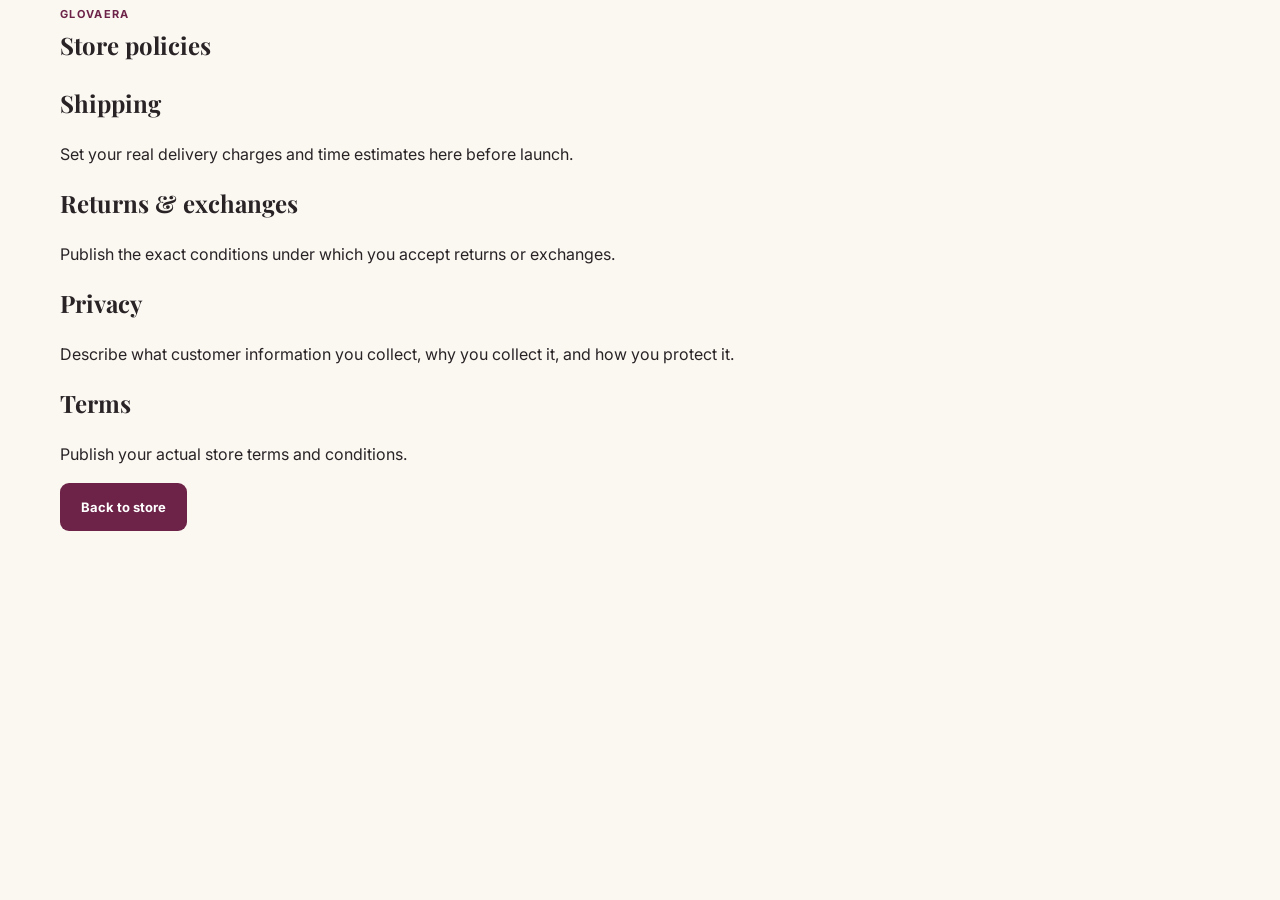
<file: about.html>
<!doctype html><html lang="en"><head><meta charset="UTF-8"><meta name="viewport" content="width=device-width, initial-scale=1.0"><title>Policies — GLOVAERA</title><link href="https://fonts.googleapis.com/css2?family=Inter:wght@400;500;600;700&family=Playfair+Display:wght@500;600;700&display=swap" rel="stylesheet"><link rel="stylesheet" href="styles.css"></head><body><main class="page-shell"><section class="container page-copy"><span class="eyebrow">GLOVAERA</span><h1>Store policies</h1><h2>Shipping</h2><p>Set your real delivery charges and time estimates here before launch.</p><h2>Returns & exchanges</h2><p>Publish the exact conditions under which you accept returns or exchanges.</p><h2>Privacy</h2><p>Describe what customer information you collect, why you collect it, and how you protect it.</p><h2>Terms</h2><p>Publish your actual store terms and conditions.</p><a class="btn btn-primary" href="index.html">Back to store</a></section></main></body></html>
</file>
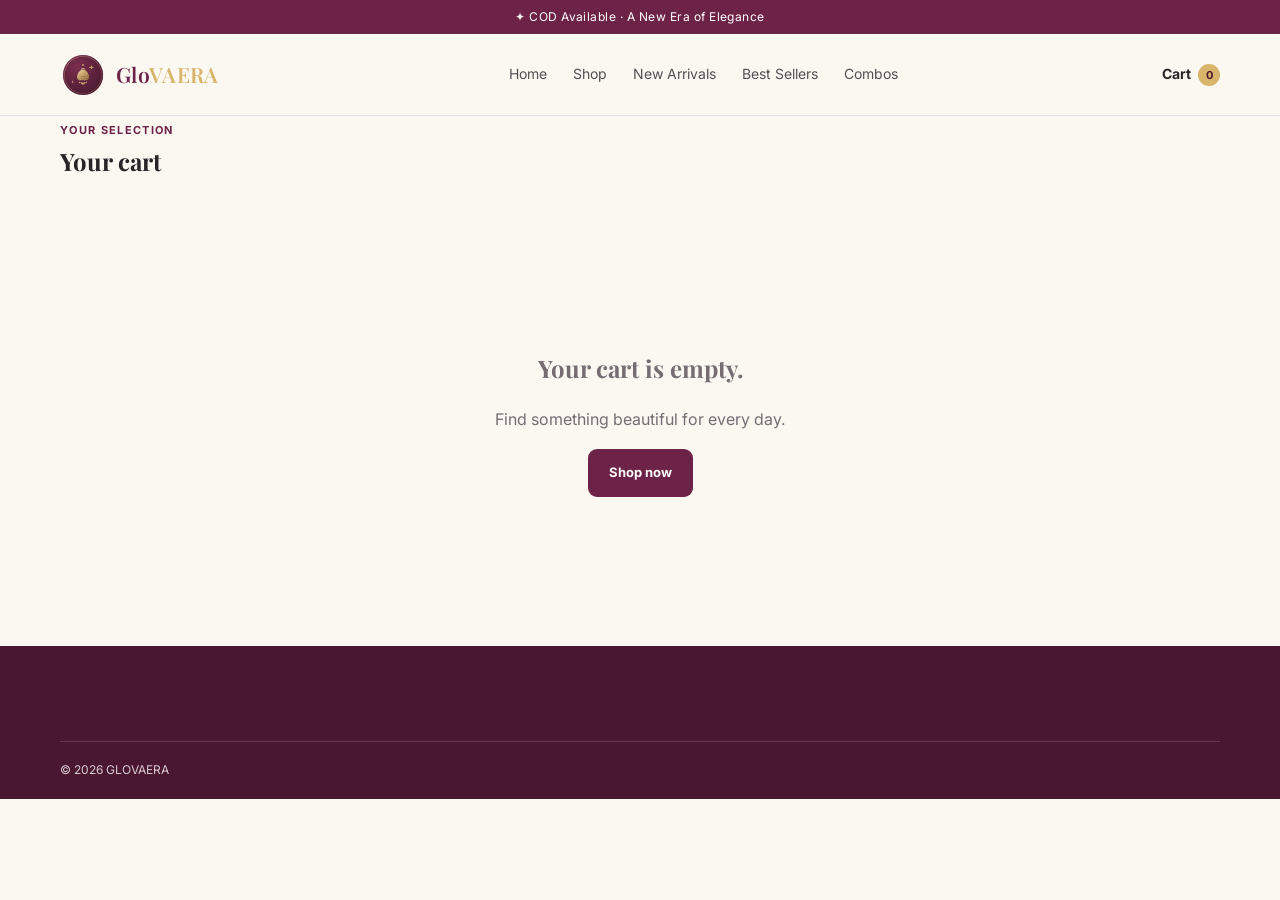
<file: cart.html>
<!doctype html><html lang="en"><head><meta charset="UTF-8"/><meta name="viewport" content="width=device-width, initial-scale=1.0"/><title>Your Cart — GLOVAERA</title><link href="https://fonts.googleapis.com/css2?family=Inter:wght@400;500;600;700&family=Playfair+Display:wght@500;600;700&display=swap" rel="stylesheet"><link rel="stylesheet" href="styles.css"></head><body><div class="announcement">✦ COD Available · A New Era of Elegance</div><header class="site-header"><a class="brand" href="index.html">
  <span class="brand-mark"><img src="logo.png" alt="GLOVAERA logo"></span>
  <span class="brand-name">Glo<span>VAERA</span></span>
</a><nav class="desktop-nav"><a href="index.html">Home</a><a href="shop.html">Shop</a><a href="shop.html?sort=new">New Arrivals</a><a href="shop.html?featured=true">Best Sellers</a><a href="shop.html?combo=true">Combos</a></nav><div class="header-actions"><a class="cart-link" href="cart.html">Cart <span id="cartCount" class="count-pill">0</span></a></div></header><main><section class="page-hero container"><span class="eyebrow">YOUR SELECTION</span><h1>Your cart</h1></section><section class="section container"><div id="cartRoot"></div></section></main><footer class="site-footer"><div class="container footer-bottom">© 2026 GLOVAERA</div></footer><script src="config.js"></script><script src="app.js"></script><script src="cart.js"></script></body></html>
</file>
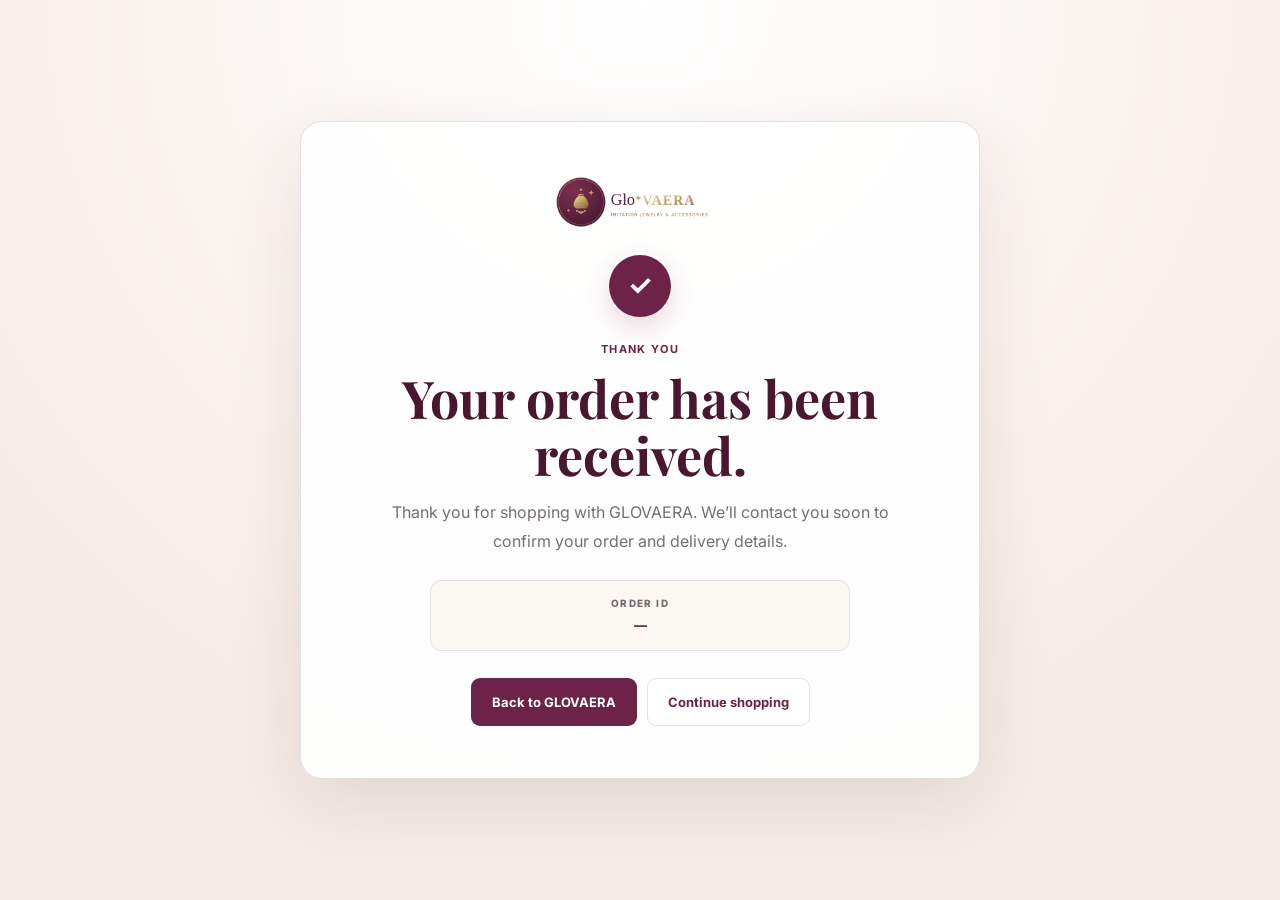
<file: order-success.html>
<!doctype html>
<html lang="en">

<head>

  <meta charset="UTF-8">

  <meta
    name="viewport"
    content="width=device-width, initial-scale=1.0"
  >

  <title>
    Order Received — GLOVAERA
  </title>

  <meta
    name="description"
    content="Your GLOVAERA order has been received."
  >

  <link
    rel="preconnect"
    href="https://fonts.googleapis.com"
  >

  <link
    rel="preconnect"
    href="https://fonts.gstatic.com"
    crossorigin
  >

  <link
    href="https://fonts.googleapis.com/css2?family=Inter:wght@400;500;600;700&family=Playfair+Display:wght@500;600;700&display=swap"
    rel="stylesheet"
  >

  <link
    rel="stylesheet"
    href="styles.css"
  >

</head>

<body>

  <main class="success-page">

    <div class="success-card">

      <a
        href="index.html"
        class="success-logo"
      >

        <img
          src="logo.png"
          alt="GLOVAERA"
        >

      </a>


      <div class="success-icon">
        ✓
      </div>


      <span class="eyebrow">
        THANK YOU
      </span>


      <h1>
        Your order has been received.
      </h1>


      <p class="success-message">
        Thank you for shopping with GLOVAERA.
        We’ll contact you soon to confirm
        your order and delivery details.
      </p>


      <div class="success-order-box">

        <span>
          ORDER ID
        </span>

        <strong
          id="orderId"
        >
          —
        </strong>

      </div>


      <div class="success-actions">

        <a
          class="btn btn-primary"
          href="index.html"
        >
          Back to GLOVAERA
        </a>

        <a
          class="btn btn-secondary"
          href="shop.html"
        >
          Continue shopping
        </a>

      </div>

    </div>

  </main>


  <script>

    const orderId =
      new URLSearchParams(
        location.search
      ).get('id') || '—';


    document
      .getElementById(
        'orderId'
      )
      .textContent =
      orderId;

  </script>

</body>
</html>
</file>
<file: styles.css>
:root{
  --burgundy:#6D2348;
  --dark-burgundy:#4A1730;
  --gold:#D8B56A;
  --light-gold:#E8CC8A;
  --ivory:#FBF8F2;
  --white:#fff;
  --ink:#292326;
  --muted:#766D72;
  --border:#E8DDE2;

  --shadow:
    0 18px 60px
    rgba(74,23,48,.08);

  --container-width:1160px;
  --section-padding:94px;
  --hero-gap:60px;
  --category-gap:14px;
  --social-gap:12px;
  --social-columns:6;
  --social-radius:12px;

  --radius:12px;
}

*{
  box-sizing:border-box;
}

html{
  scroll-behavior:smooth;
}

body{
  margin:0;
  color:var(--ink);
  background:var(--ivory);
  font-family:
    Inter,
    system-ui,
    -apple-system,
    BlinkMacSystemFont,
    "Segoe UI",
    sans-serif;
  line-height:1.6;
}

[hidden]{
  display:none !important;
}

img{
  max-width:100%;
}

a{
  color:inherit;
  text-decoration:none;
}

button,
input,
textarea,
select{
  font:inherit;
}

.container{
  width:min(
    var(--container-width),
    calc(100% - 40px)
  );
  margin:0 auto;
}

.announcement{
  min-height:34px;
  display:flex;
  align-items:center;
  justify-content:center;
  padding:7px 15px;
  text-align:center;
  background:var(--burgundy);
  color:#fff;
  font-size:12px;
  letter-spacing:.04em;
}

.site-header{
  min-height:82px;
  padding:
    0
    max(
      20px,
      calc(
        (100vw - var(--container-width))
        / 2
      )
    );
  display:flex;
  align-items:center;
  gap:28px;
  position:sticky;
  top:0;
  z-index:50;
  background:rgba(
    251,
    248,
    242,
    .97
  );
  border-bottom:1px solid var(--border);
  backdrop-filter:blur(15px);
}

.brand{
  display:flex;
  align-items:center;
  min-width:160px;
}

.brand img{
  width:160px;
  max-height:62px;
  object-fit:contain;
  display:block;
}

.brand-fallback{
  display:none;
  font-family:
    Georgia,
    serif;
  font-size:25px;
  letter-spacing:.02em;
  color:var(--burgundy);
}

.brand-fallback span{
  color:var(--gold);
}

.desktop-nav{
  flex:1;
  display:flex;
  justify-content:center;
  align-items:center;
  gap:26px;
}

.desktop-nav a{
  position:relative;
  padding:28px 0;
  font-size:14px;
  color:#554e52;
  transition:.2s;
}

.desktop-nav a:hover,
.desktop-nav a.active{
  color:var(--burgundy);
}

.desktop-nav a.active::after{
  content:"";
  position:absolute;
  left:0;
  right:0;
  bottom:20px;
  height:2px;
  border-radius:10px;
  background:var(--gold);
}

.header-actions{
  display:flex;
  align-items:center;
  gap:12px;
}

.icon-btn,
.menu-btn{
  border:0;
  background:transparent;
  color:var(--dark-burgundy);
  cursor:pointer;
}

.icon-btn{
  font-size:21px;
}

.menu-btn{
  display:none;
  font-size:21px;
}

.cart-link{
  font-size:14px;
  font-weight:700;
}

.count-pill{
  min-width:22px;
  height:22px;
  display:inline-flex;
  align-items:center;
  justify-content:center;
  margin-left:4px;
  padding:0 6px;
  border-radius:99px;
  background:var(--gold);
  color:var(--dark-burgundy);
  font-size:11px;
}

.mobile-nav{
  display:none;
  padding:15px 20px;
  background:var(--ivory);
  border-bottom:1px solid var(--border);
}

.mobile-nav a{
  display:block;
  padding:10px 0;
  color:#554e52;
}

.eyebrow{
  display:inline-block;
  color:var(--burgundy);
  font-size:11px;
  font-weight:700;
  letter-spacing:.12em;
}

.gold-eyebrow{
  color:var(--light-gold);
}

h1,
h2,
h3{
  font-family:
    "Playfair Display",
    Georgia,
    serif;
}

h1,
h2,
h3,
p{
  margin-top:0;
}

.hero{
  min-height:640px;
  display:grid;
  grid-template-columns:
    1.02fr .98fr;
  align-items:center;
  gap:var(--hero-gap);
  padding:
    58px 0
    70px;
}

.hero h1{
  margin:18px 0 22px;
  font-size:
    clamp(
      44px,
      5.4vw,
      70px
    );
  line-height:1.06;
}

.hero p{
  max-width:590px;
  font-size:18px;
  color:var(--muted);
}

.hero-actions{
  display:flex;
  flex-wrap:wrap;
  gap:12px;
  margin-top:28px;
}

.hero-art{
  display:flex;
  justify-content:center;
}

.hero-frame{
  width:min(
    470px,
    100%
  );
  aspect-ratio:4/5;
  display:grid;
  place-items:center;
  overflow:hidden;
  border-radius:20px;
  background:
    linear-gradient(
      145deg,
      #f4ece3,
      #fff
    );
  box-shadow:var(--shadow);
}

.hero-frame img{
  width:100%;
  height:100%;
  object-fit:contain;
}

.btn{
  min-height:48px;
  display:inline-flex;
  justify-content:center;
  align-items:center;
  padding:0 20px;
  border:1px solid transparent;
  border-radius:9px;
  font-size:13px;
  font-weight:700;
  cursor:pointer;
  transition:.2s;
}

.btn-primary{
  background:var(--burgundy);
  color:#fff;
}

.btn-primary:hover{
  background:var(--dark-burgundy);
}

.btn-secondary{
  background:#fff;
  color:var(--burgundy);
  border-color:var(--border);
}

.btn-secondary:hover{
  border-color:var(--burgundy);
}

.btn-light{
  background:#fff;
  color:var(--dark-burgundy);
}

.btn-dark{
  background:var(--dark-burgundy);
  color:#fff;
}

.btn-danger{
  background:#fff1f2;
  color:#a23d45;
  border-color:#f2c5ca;
}

.small{
  min-height:38px;
  padding:0 12px;
  font-size:12px;
}

.section{
  padding:
    var(--section-padding)
    0;
}

.section-soft{
  background:#f7f1e9;
}

.section-tinted{
  background:#f4ecef;
}

.section-head{
  display:flex;
  justify-content:space-between;
  align-items:end;
  gap:20px;
  margin-bottom:34px;
}

.section-head.centered{
  justify-content:center;
  text-align:center;
}

.section-head h2{
  margin:8px 0 0;
  font-size:40px;
}

.text-link{
  color:var(--burgundy);
  font-size:13px;
  font-weight:700;
}

/* CATEGORY */

.category-grid{
  display:grid;
  grid-template-columns:
    repeat(
      6,
      minmax(0,1fr)
    );
  gap:var(--category-gap);
}

.category-card{
  display:flex;
  flex-direction:column;
  overflow:hidden;
  background:#fff;
  border:1px solid var(--border);
  border-radius:15px;
  box-shadow:
    0 8px 30px
    rgba(74,23,48,.05);
  transition:
    transform .25s,
    box-shadow .25s;
}

.category-card:hover{
  transform:translateY(-4px);
  box-shadow:
    0 16px 40px
    rgba(74,23,48,.09);
}

.category-image{
  width:100%;
  aspect-ratio:1/1;
  overflow:hidden;
  background:#f3ebe2;
}

.category-image img{
  width:100%;
  height:100%;
  display:block;
  object-fit:cover;
  transition:.3s;
}

.category-card:hover
.category-image img{
  transform:scale(1.035);
}

.category-placeholder{
  width:100%;
  height:100%;
  display:grid;
  place-items:center;
  padding:20px;
  color:var(--burgundy);
  font-family:
    "Playfair Display",
    Georgia,
    serif;
  text-align:center;
  font-size:18px;
}

.category-card > span{
  padding:14px;
  text-align:center;
  font-size:13px;
  font-weight:700;
}

/* PRODUCTS */

.product-grid{
  display:grid;
  grid-template-columns:
    repeat(4,1fr);
  gap:22px;
}

.product-card{
  min-width:0;
}

.product-image-wrap{
  position:relative;
  display:block;
  aspect-ratio:1/1;
  overflow:hidden;
  border-radius:14px;
  background:#f6eee7;
}

.product-image-wrap img{
  width:100%;
  height:100%;
  object-fit:cover;
  transition:.3s;
}

.product-image-wrap:hover img{
  transform:scale(1.035);
}

.product-badge{
  position:absolute;
  top:11px;
  left:11px;
  padding:5px 8px;
  background:var(--burgundy);
  color:#fff;
  border-radius:4px;
  font-size:9px;
  font-weight:700;
  letter-spacing:.08em;
}

.product-cat{
  margin-top:12px;
  color:var(--muted);
  font-size:10px;
  font-weight:600;
  letter-spacing:.13em;
  text-transform:uppercase;
}

.product-card h3{
  margin:5px 0 8px;
  font-size:16px;
}

.price-row{
  display:flex;
  align-items:center;
  gap:8px;
}

.price-row strong{
  font-size:15px;
}

.price-row del{
  color:#9b8f94;
  font-size:13px;
}

.quick-add{
  margin-top:9px;
  padding:0;
  border:0;
  background:transparent;
  color:var(--burgundy);
  font-size:12px;
  font-weight:700;
  cursor:pointer;
}

/* SHOP */

.shop-hero{
  padding:
    72px 0
    48px;
  text-align:center;
  background:
    radial-gradient(
      circle at top,
      #fff,
      #f7efe7 70%
    );
  border-bottom:1px solid var(--border);
}

.shop-hero h1{
  margin:10px 0 8px;
  font-size:56px;
}

.shop-hero p{
  margin:0;
  color:var(--muted);
}

.shop-controls-section{
  padding:45px 0 90px;
}

.shop-toolbar{
  position:relative;
  padding:18px;
  border:1px solid var(--border);
  border-radius:18px;
  background:rgba(
    255,
    255,
    255,
    .75
  );
  box-shadow:
    0 18px 50px
    rgba(74,23,48,.06);
  backdrop-filter:blur(10px);
}

.shop-search{
  position:relative;
  display:flex;
  align-items:center;
  min-height:56px;
  margin-bottom:18px;
  border:1px solid #e0d4da;
  border-radius:13px;
  background:#fff;
  box-shadow:
    inset 0 0 0 1px
    rgba(255,255,255,.7);
}

.shop-search:focus-within{
  border-color:var(--gold);
  box-shadow:
    0 0 0 4px
    rgba(216,181,106,.12);
}

.shop-search-icon{
  margin-left:17px;
  color:var(--burgundy);
  font-size:21px;
}

.shop-search input{
  flex:1;
  min-width:0;
  height:54px;
  padding:0 14px;
  border:0;
  outline:0;
  background:transparent;
  color:var(--ink);
  font-size:14px;
}

.clear-search{
  width:34px;
  height:34px;
  margin-right:9px;
  border:0;
  border-radius:50%;
  background:#f4ecee;
  color:var(--burgundy);
  cursor:pointer;
  font-size:19px;
}

.shop-filters{
  display:flex;
  align-items:center;
  justify-content:space-between;
  gap:15px;
  flex-wrap:wrap;
}

.category-chips{
  display:flex;
  align-items:center;
  gap:8px;
  flex-wrap:wrap;
}

.category-chip{
  min-height:39px;
  padding:0 14px;
  border:1px solid #ded2d8;
  border-radius:999px;
  background:#fff;
  color:#60575c;
  font-size:12px;
  font-weight:700;
  cursor:pointer;
  transition:.2s;
}

.category-chip:hover{
  border-color:var(--gold);
  color:var(--burgundy);
}

.category-chip.active{
  border-color:var(--burgundy);
  background:var(--burgundy);
  color:#fff;
  box-shadow:
    0 5px 18px
    rgba(109,35,72,.16);
}

.filter-select{
  min-width:205px;
  display:grid;
  grid-template-columns:auto 1fr;
  align-items:center;
  gap:9px;
  padding:5px 7px 5px 13px;
  border:1px solid #ded2d8;
  border-radius:999px;
  background:#fff;
}

.filter-select span{
  color:var(--muted);
  font-size:11px;
  font-weight:700;
  letter-spacing:.05em;
  text-transform:uppercase;
}

.filter-select select{
  min-height:31px;
  border:0;
  outline:0;
  background:transparent;
  color:var(--ink);
  font-size:12px;
  font-weight:700;
  cursor:pointer;
}

.shop-result-bar{
  display:flex;
  justify-content:space-between;
  align-items:center;
  gap:15px;
  margin-top:16px;
  padding-top:14px;
  border-top:1px solid #eee5e8;
}

.shop-result-bar span{
  color:var(--muted);
  font-size:12px;
}

.clear-filters{
  border:0;
  background:transparent;
  color:var(--burgundy);
  font-size:12px;
  font-weight:700;
  cursor:pointer;
}

.shop-product-grid{
  margin-top:30px;
}

.empty-shop{
  max-width:560px;
  margin:50px auto;
  padding:60px 30px;
  text-align:center;
  background:#fff;
  border:1px solid var(--border);
  border-radius:18px;
  box-shadow:
    0 12px 35px
    rgba(74,23,48,.05);
}

.empty-shop-icon{
  width:55px;
  height:55px;
  margin:0 auto 15px;
  display:grid;
  place-items:center;
  border-radius:50%;
  background:#f4e9ee;
  color:var(--burgundy);
}

/* COMBO */

.burgundy-section{
  background:var(--dark-burgundy);
  color:#fff;
}

.combo-editor-layout{
  display:grid;
  grid-template-columns:
    1.15fr .85fr;
  align-items:center;
  gap:55px;
}

.combo-editor-copy p{
  max-width:650px;
  color:#eadfe4;
}

.combo-card{
  overflow:hidden;
  border-radius:17px;
  background:
    linear-gradient(
      145deg,
      #f7eee6,
      #efdcd4
    );
}

.combo-card-content{
  padding:30px;
  color:var(--dark-burgundy);
}

.combo-image-wrap{
  width:100%;
  aspect-ratio:1/1;
  background:#efe5db;
}

.combo-image-wrap img{
  width:100%;
  height:100%;
  object-fit:cover;
  display:block;
}

.combo-card-content > span{
  font-size:10px;
  font-weight:800;
  letter-spacing:.16em;
}

.combo-card-content h3{
  margin:10px 0;
  font-size:30px;
}

.combo-card-content p{
  color:var(--muted);
}

.combo-card-content strong{
  font-size:30px;
}

/* ABOUT / FAQ */

.story-grid{
  display:grid;
  grid-template-columns:.9fr 1.1fr;
  gap:70px;
}

.story-copy{
  color:var(--muted);
  font-size:17px;
}

.feature-row{
  display:grid;
  grid-template-columns:
    repeat(3,1fr);
  gap:18px;
  margin-top:28px;
}

.feature-row div{
  padding-top:14px;
  border-top:1px solid var(--border);
}

.feature-row strong{
  display:block;
  color:var(--burgundy);
}

.social-grid{
  display:grid;
  grid-template-columns:
    repeat(
      var(--social-columns),
      minmax(0,1fr)
    );
  gap:var(--social-gap);
}

.social-gallery-item{
  overflow:hidden;
  aspect-ratio:1/1;
  border-radius:var(--social-radius);
  background:#eee4da;
}

.social-gallery-item img{
  width:100%;
  height:100%;
  display:block;
}

.faq-page-hero{
  padding:76px 0 35px;
  text-align:center;
  background:
    linear-gradient(
      180deg,
      #fff,
      #f7efe7
    );
  border-bottom:1px solid var(--border);
}

.faq-page-hero h1{
  margin:10px 0;
  font-size:56px;
}

.faq-page-hero p{
  margin:0;
  color:var(--muted);
}

.faq-list{
  width:min(
    900px,
    100%
  );
  margin:0 auto;
  display:grid;
  gap:12px;
}

.faq-list details{
  overflow:hidden;
  border:1px solid var(--border);
  border-radius:15px;
  background:#fff;
  box-shadow:
    0 9px 30px
    rgba(74,23,48,.05);
}

.faq-list summary{
  display:flex;
  align-items:center;
  justify-content:space-between;
  gap:20px;
  padding:22px 24px;
  list-style:none;
  cursor:pointer;
  font-weight:700;
}

.faq-list summary::-webkit-details-marker{
  display:none;
}

.faq-list summary b{
  width:30px;
  height:30px;
  flex:0 0 30px;
  display:grid;
  place-items:center;
  border-radius:50%;
  background:#f4e8ed;
  color:var(--burgundy);
  transition:.25s;
}

.faq-list details[open]
summary b{
  transform:rotate(45deg);
  background:var(--burgundy);
  color:#fff;
}

.faq-answer{
  padding:
    0
    24px
    24px;
  color:var(--muted);
  line-height:1.8;
}

/* FOOTER */

.site-footer{
  padding:60px 0 20px;
  background:var(--dark-burgundy);
  color:#fff;
}

.footer-grid{
  display:grid;
  grid-template-columns:
    2fr 1fr 1fr 1fr;
  gap:35px;
}

.footer-brand{
  display:inline-flex;
  margin-bottom:12px;
}

.footer-brand img{
  width:170px;
  max-height:75px;
  object-fit:contain;
}

.footer-grid h4{
  margin:0 0 12px;
  font-size:13px;
  letter-spacing:.05em;
}

.footer-grid a:not(.footer-brand){
  display:block;
  margin:7px 0;
  color:#eadfe4;
  font-size:13px;
}

.footer-grid p{
  color:#eadfe4;
}

.footer-bottom{
  margin-top:35px;
  padding-top:18px;
  border-top:1px solid rgba(255,255,255,.14);
  color:#d9cbd2;
  font-size:12px;
}

/* ADMIN */

.admin-body{
  min-height:100vh;
  background:
    radial-gradient(
      circle at top,
      #fff,
      #f4ebe2 75%
    );
}

.admin-shell{
  width:min(
    1180px,
    calc(100% - 40px)
  );
  margin:40px auto 70px;
}

.admin-card{
  width:min(
    480px,
    100%
  );
  margin:60px auto;
  padding:35px;
  background:#fff;
  border:1px solid var(--border);
  border-radius:18px;
  box-shadow:var(--shadow);
}

.admin-brand-link{
  display:inline-flex;
  margin-bottom:15px;
}

.admin-logo{
  width:180px;
  max-height:70px;
  object-fit:contain;
}

.admin-card form{
  display:grid;
  gap:16px;
}

.admin-card label{
  display:grid;
  gap:7px;
  font-size:13px;
  font-weight:700;
}

.admin-card input{
  height:46px;
  border:1px solid var(--border);
  border-radius:9px;
  padding:0 12px;
  outline:0;
}

.admin-submit{
  width:100%;
}

.admin-loading{
  min-height:100vh;
  display:grid;
  place-items:center;
  padding:20px;
}

.admin-loading-card{
  width:min(
    380px,
    100%
  );
  padding:38px 28px;
  display:grid;
  justify-items:center;
  gap:12px;
  text-align:center;
  background:#fff;
  border:1px solid var(--border);
  border-radius:18px;
  box-shadow:var(--shadow);
}

.admin-loading-logo{
  width:175px;
  max-height:70px;
  object-fit:contain;
}

.admin-loading-card span{
  color:var(--muted);
  font-size:12px;
}

.loading-spinner{
  width:34px;
  height:34px;
  border:3px solid #eadde2;
  border-top-color:var(--burgundy);
  border-radius:50%;
  animation:spin .8s linear infinite;
}

@keyframes spin{
  to{
    transform:rotate(360deg);
  }
}

.admin-topbar{
  display:flex;
  justify-content:space-between;
  align-items:center;
  gap:20px;
  margin-bottom:25px;
}

.admin-topbar h1{
  margin:7px 0 0;
}

.admin-actions{
  display:flex;
  gap:10px;
}

.admin-tabs{
  display:flex;
  gap:5px;
  overflow:auto;
  margin-bottom:25px;
  border-bottom:1px solid var(--border);
}

.tab{
  min-height:45px;
  padding:0 16px;
  border:0;
  border-bottom:2px solid transparent;
  background:transparent;
  color:var(--muted);
  font-size:13px;
  font-weight:700;
  cursor:pointer;
}

.tab.active{
  color:var(--burgundy);
  border-bottom-color:var(--burgundy);
}

.stats-grid{
  display:grid;
  grid-template-columns:
    repeat(4,1fr);
  gap:16px;
}

.stat-card{
  padding:22px;
  border:1px solid var(--border);
  border-radius:14px;
  background:#fff;
}

.stat-card span{
  color:var(--muted);
  font-size:12px;
}

.stat-card strong{
  display:block;
  margin-top:3px;
  color:var(--burgundy);
  font-size:38px;
  font-family:
    "Playfair Display",
    Georgia,
    serif;
}

.admin-welcome-card{
  margin-top:18px;
  padding:28px;
  border-radius:15px;
  background:
    linear-gradient(
      135deg,
      var(--dark-burgundy),
      var(--burgundy)
    );
  color:#fff;
}

.admin-welcome-card p{
  color:#eadfe4;
  max-width:680px;
}

.admin-section-head{
  display:flex;
  align-items:end;
  justify-content:space-between;
  gap:20px;
  margin-bottom:18px;
}

.admin-section-head h2{
  margin:5px 0 0;
}

.admin-list{
  display:grid;
  gap:12px;
}

.admin-row{
  display:flex;
  align-items:center;
  gap:14px;
  padding:13px;
  border:1px solid var(--border);
  border-radius:12px;
  background:#fff;
}

.admin-row img{
  width:68px;
  height:68px;
  object-fit:cover;
  border-radius:9px;
  background:#f5ece4;
}

.admin-row .grow{
  flex:1;
  display:grid;
  gap:3px;
}

.admin-row .grow span{
  color:var(--muted);
  font-size:12px;
}

.admin-order{
  padding:16px;
  border:1px solid var(--border);
  border-radius:12px;
  background:#fff;
}

.admin-order-head{
  display:flex;
  justify-content:space-between;
  gap:15px;
}

.admin-order p{
  margin:8px 0 0;
  color:var(--muted);
  font-size:13px;
}

.status{
  padding:4px 8px;
  border-radius:999px;
  background:#f2e6eb;
  color:var(--burgundy);
  font-size:10px;
  font-weight:700;
}

.order-actions{
  margin-top:12px;
}

.order-actions select{
  min-height:38px;
  padding:0 11px;
  border:1px solid var(--border);
  border-radius:8px;
  background:#fff;
}

.form-grid{
  display:grid;
  grid-template-columns:
    repeat(2,minmax(0,1fr));
  gap:16px;
}

.form-grid label{
  display:grid;
  gap:7px;
  font-size:13px;
  font-weight:700;
}

.form-grid label.full{
  grid-column:1/-1;
}

.form-grid input,
.form-grid textarea,
.form-grid select{
  width:100%;
  border:1px solid var(--border);
  border-radius:8px;
  padding:11px 12px;
  outline:0;
  background:#fff;
}

.form-grid input:focus,
.form-grid textarea:focus,
.form-grid select:focus{
  border-color:var(--gold);
}

.editor-intro,
.editor-section{
  padding:26px;
  margin-bottom:18px;
  border:1px solid var(--border);
  border-radius:15px;
  background:#fff;
}

.editor-intro h2{
  margin:7px 0;
}

.editor-intro p{
  max-width:760px;
  margin-bottom:0;
  color:var(--muted);
}

.editor-section-head{
  margin-bottom:18px;
}

.editor-section-head h3{
  margin:0 0 5px;
  font-size:23px;
}

.editor-grid{
  display:grid;
  grid-template-columns:
    repeat(2,minmax(0,1fr));
  gap:17px;
}

.editor-field{
  display:grid;
  gap:7px;
}

.editor-field > span{
  font-size:12px;
  font-weight:700;
}

.editor-field input,
.editor-field textarea,
.editor-field select{
  min-height:44px;
  width:100%;
  padding:10px 12px;
  border:1px solid var(--border);
  border-radius:8px;
  background:#fff;
  outline:0;
}

.editor-field textarea{
  resize:vertical;
}

.editor-field input[type="color"]{
  padding:4px;
  cursor:pointer;
}

.editor-media-list{
  margin-top:22px;
  padding-top:20px;
  border-top:1px solid var(--border);
}

.editor-media-head{
  display:flex;
  align-items:center;
  justify-content:space-between;
  gap:15px;
  margin-bottom:13px;
}

.admin-image-preview{
  width:230px;
  min-height:160px;
  overflow:hidden;
  display:grid;
  place-items:center;
  border:1px solid var(--border);
  border-radius:12px;
  background:#f4ece3;
}

.admin-image-preview img{
  width:100%;
  height:100%;
  max-height:230px;
  object-fit:cover;
}

.gallery-editor-list{
  display:grid;
  gap:12px;
}

.gallery-editor-row{
  display:grid;
  grid-template-columns:105px 1fr;
  gap:15px;
  padding:12px;
  border:1px solid var(--border);
  border-radius:11px;
  background:#fcfaf7;
}

.gallery-preview{
  width:105px;
  height:105px;
  overflow:hidden;
  border-radius:8px;
  background:#f0e7de;
}

.gallery-preview img{
  width:100%;
  height:100%;
  object-fit:cover;
}

.gallery-editor-main{
  display:grid;
  gap:7px;
}

.gallery-url{
  color:var(--muted);
  font-size:11px;
  word-break:break-all;
}

.gallery-actions{
  display:flex;
  flex-wrap:wrap;
  gap:6px;
}

.faq-editor-list{
  display:grid;
  gap:13px;
  margin:18px 0;
}

.faq-editor-item{
  display:grid;
  grid-template-columns:40px 1fr;
  gap:12px;
  padding:14px;
  border:1px solid var(--border);
  border-radius:11px;
  background:#fcfaf7;
}

.faq-editor-number{
  width:36px;
  height:36px;
  display:grid;
  place-items:center;
  border-radius:50%;
  background:var(--burgundy);
  color:#fff;
  font-weight:700;
}

.faq-editor-fields{
  display:grid;
  gap:9px;
}

.faq-editor-fields input,
.faq-editor-fields textarea{
  width:100%;
  padding:11px 12px;
  border:1px solid var(--border);
  border-radius:8px;
  outline:0;
}

.editor-save-bar{
  display:flex;
  align-items:center;
  justify-content:space-between;
  gap:20px;
  margin-top:20px;
  padding:20px 22px;
  border-radius:15px;
  background:var(--dark-burgundy);
  color:#fff;
}

.editor-save-bar > div{
  display:grid;
  gap:4px;
}

.editor-save-bar span{
  color:#eadfe4;
  font-size:12px;
}

.empty-state{
  padding:55px 20px;
  text-align:center;
  color:var(--muted);
}

.form-message{
  min-height:20px;
  font-size:12px;
}

.form-message.error{
  color:#a23d45;
}

.form-message.success{
  color:#2e7751;
}

.modal{
  position:fixed;
  inset:0;
  z-index:100;
  display:grid;
  place-items:center;
  padding:20px;
  background:rgba(
    25,
    10,
    18,
    .45
  );
}

.modal-card{
  position:relative;
  width:min(
    760px,
    100%
  );
  max-height:90vh;
  overflow:auto;
  padding:28px;
  border-radius:16px;
  background:#fff;
}

.modal-close{
  position:absolute;
  right:13px;
  top:9px;
  border:0;
  background:transparent;
  font-size:27px;
  cursor:pointer;
}

/* RESPONSIVE */

@media(max-width:900px){

  .desktop-nav{
    display:none;
  }

  .menu-btn{
    display:block;
  }

  .site-header{
    padding:0 20px;
    gap:14px;
  }

  .mobile-nav:not([hidden]){
    display:block;
  }

  .hero{
    grid-template-columns:1fr;
    min-height:auto;
  }

  .hero-art{
    order:-1;
  }

  .category-grid{
    grid-template-columns:
      repeat(3,1fr);
  }

  .product-grid{
    grid-template-columns:
      repeat(2,1fr);
  }

  .combo-editor-layout,
  .story-grid{
    grid-template-columns:1fr;
  }

  .social-grid{
    grid-template-columns:
      repeat(3,1fr);
  }

  .footer-grid{
    grid-template-columns:
      1.4fr 1fr 1fr;
  }

  .stats-grid{
    grid-template-columns:
      repeat(2,1fr);
  }

}

@media(max-width:620px){

  .container{
    width:
      calc(100% - 28px);
  }

  .brand{
    min-width:0;
  }

  .brand img{
    width:135px;
  }

  .header-actions .icon-btn{
    display:none;
  }

  .hero h1{
    font-size:38px;
  }

  .hero p{
    font-size:15px;
  }

  .section{
    padding:66px 0;
  }

  .section-head h2{
    font-size:30px;
  }

  .category-grid{
    grid-template-columns:
      repeat(2,1fr);
  }

  .social-grid{
    grid-template-columns:
      repeat(2,1fr);
  }

  .shop-hero h1,
  .faq-page-hero h1{
    font-size:40px;
  }

  .shop-filters{
    align-items:stretch;
  }

  .category-chips{
    width:100%;
    overflow:auto;
    flex-wrap:nowrap;
    padding-bottom:3px;
  }

  .category-chip{
    flex:0 0 auto;
  }

  .filter-select{
    width:100%;
  }

  .shop-result-bar{
    align-items:flex-start;
    flex-direction:column;
  }

  .footer-grid{
    grid-template-columns:
      1fr 1fr;
  }

  .form-grid{
    grid-template-columns:1fr;
  }

  .form-grid label.full{
    grid-column:auto;
  }

  .editor-grid{
    grid-template-columns:1fr;
  }

  .admin-topbar{
    align-items:flex-start;
    flex-direction:column;
  }

  .admin-actions{
    width:100%;
  }

  .admin-actions .btn{
    flex:1;
  }

  .admin-row{
    align-items:flex-start;
    flex-wrap:wrap;
  }

  .gallery-editor-row{
    grid-template-columns:80px 1fr;
  }

  .gallery-preview{
    width:80px;
    height:80px;
  }

  .editor-save-bar{
    flex-direction:column;
    align-items:stretch;
  }

  .editor-save-bar .btn{
    width:100%;
  }

}
/* =========================================================
   FINAL GLOVAERA PAGE LAYOUT FIX
   Product / Checkout / Success
   ========================================================= */


/* =========================================================
   PRODUCT PAGE
   ========================================================= */

.product-page-section{
  padding:
    58px
    0
    90px;
}

.product-detail{
  width:100% !important;
  display:grid !important;

  grid-template-columns:
    minmax(
      0,
      1.08fr
    )
    minmax(
      380px,
      .92fr
    ) !important;

  gap:64px !important;

  align-items:start !important;
}

.product-gallery{
  width:100%;
  overflow:hidden;

  border:1px solid var(--border);
  border-radius:18px;

  background:#f5ede6;

  box-shadow:
    0 18px 50px
    rgba(
      74,
      23,
      48,
      .07
    );
}

.product-gallery img{
  width:100%;
  height:auto;

  aspect-ratio:1 / 1;

  display:block;

  object-fit:contain;

  background:#f5ede6;
}

.product-info{
  min-width:0;

  padding:
    10px
    5px
    0
    0 !important;
}

.product-info .product-cat{
  margin:
    0
    0
    8px;

  color:var(--burgundy);

  font-size:10px;
  font-weight:800;

  letter-spacing:.15em;

  text-transform:uppercase;
}

.product-info h1{
  margin:
    0
    0
    15px;

  color:var(--dark-burgundy);

  font-family:
    "Playfair Display",
    Georgia,
    serif;

  font-size:
    clamp(
      40px,
      4vw,
      58px
    );

  line-height:1.05;
}

.rating{
  display:flex;
  align-items:center;
  gap:7px;

  margin-bottom:18px;

  color:var(--gold);

  font-size:14px;
}

.rating span{
  color:var(--muted);
  font-size:12px;
}

.detail-price{
  display:flex;
  align-items:baseline;
  gap:11px;

  margin:
    0
    0
    20px;
}

.detail-price strong{
  color:var(--dark-burgundy);
  font-size:29px;
}

.detail-price del{
  color:#998d92;
  font-size:15px;
}

.product-info > p{
  max-width:600px;

  margin:
    0
    0
    26px;

  color:var(--muted);

  font-size:15px;
  line-height:1.8;
}

.spec-list{
  display:grid;

  margin:
    0
    0
    28px;

  padding:0;

  border-top:
    1px solid
    var(--border);
}

.spec-list div{
  display:grid;

  grid-template-columns:
    1fr
    1fr;

  gap:20px;

  padding:
    13px
    0;

  border-bottom:
    1px solid
    var(--border);
}

.spec-list dt{
  color:var(--muted);
  font-size:13px;
}

.spec-list dd{
  margin:0;

  text-align:right;

  color:var(--ink);
  font-size:13px;
}

.qty-row{
  display:inline-flex;

  overflow:hidden;

  margin-bottom:19px;

  border:
    1px solid
    var(--border);

  border-radius:9px;

  background:#fff;
}

.qty-row button,
.qty-row input{
  width:44px;
  height:44px;

  border:0;

  background:#fff;

  text-align:center;
}

.qty-row input{
  border-left:
    1px solid
    var(--border);

  border-right:
    1px solid
    var(--border);

  outline:none;
}

.qty-row button{
  color:var(--burgundy);
  font-size:19px;
  cursor:pointer;
}

.product-actions{
  display:flex !important;

  gap:11px !important;

  flex-wrap:wrap;
}

.product-actions .btn{
  min-width:155px;
}


/* =========================================================
   CHECKOUT
   ========================================================= */

.checkout-header{
  justify-content:space-between;
}

.checkout-header-right{
  display:flex;
  align-items:center;
}

.checkout-cart-link{
  font-size:14px;
  font-weight:700;
}

.checkout-hero{
  padding:
    64px
    0
    42px;

  background:
    linear-gradient(
      180deg,
      #fff,
      #f7efe7
    );

  border-bottom:
    1px solid
    var(--border);
}

.checkout-hero-inner{
  text-align:center;
}

.checkout-hero h1{
  margin:
    10px
    0
    7px;

  font-family:
    "Playfair Display",
    Georgia,
    serif;

  font-size:
    clamp(
      42px,
      5vw,
      58px
    );
}

.checkout-hero p{
  margin:0;
  color:var(--muted);
}

.checkout-section{
  padding:
    48px
    0
    90px;
}

.checkout-layout{
  width:100% !important;

  display:grid !important;

  grid-template-columns:
    minmax(
      0,
      1.35fr
    )
    minmax(
      340px,
      .65fr
    ) !important;

  gap:30px !important;

  align-items:start !important;
}

.checkout-main{
  min-width:0;
}

.checkout-card{
  padding:28px;

  border:
    1px solid
    var(--border);

  border-radius:16px;

  background:#fff;

  box-shadow:
    0 14px 40px
    rgba(
      74,
      23,
      48,
      .05
    );
}

.checkout-card-head{
  display:flex;
  align-items:flex-start;

  gap:14px;

  margin-bottom:24px;
}

.checkout-step{
  width:38px;
  height:38px;

  flex:0 0 38px;

  display:grid;
  place-items:center;

  border-radius:50%;

  background:#f4e7ed;
  color:var(--burgundy);

  font-size:11px;
  font-weight:800;
}

.checkout-card-head h2{
  margin:
    0
    0
    4px;

  font-family:
    "Playfair Display",
    Georgia,
    serif;

  font-size:26px;
}

.checkout-card-head p{
  margin:0;

  color:var(--muted);

  font-size:13px;
}

.checkout-form{
  width:100%;
}

.checkout-form-grid{
  display:grid;

  grid-template-columns:
    repeat(
      2,
      minmax(
        0,
        1fr
      )
    );

  gap:16px;
}

.checkout-form label{
  display:grid;

  gap:7px;
}

.checkout-form label > span{
  color:var(--ink);

  font-size:12px;
  font-weight:700;
}

.checkout-form label small{
  color:var(--muted);
  font-weight:400;
}

.checkout-form input,
.checkout-form textarea{
  width:100%;

  border:
    1px solid
    var(--border);

  border-radius:9px;

  background:#fff;

  padding:
    12px
    13px;

  outline:none;

  color:var(--ink);

  resize:vertical;
}

.checkout-form input{
  min-height:46px;
}

.checkout-form textarea{
  min-height:100px;
}

.checkout-form input:focus,
.checkout-form textarea:focus{
  border-color:var(--gold);

  box-shadow:
    0 0 0 4px
    rgba(
      216,
      181,
      106,
      .11
    );
}

.checkout-full{
  grid-column:1 / -1;
}

.payment-card{
  display:flex;

  align-items:center;

  gap:13px;

  margin-top:20px;

  padding:15px;

  border:
    1px solid
    var(--gold);

  border-radius:11px;

  background:#fffcf7;
}

.payment-icon{
  width:40px;
  height:40px;

  display:grid;
  place-items:center;

  flex:0 0 40px;

  border-radius:50%;

  background:
    var(--burgundy);

  color:#fff;

  font-weight:800;
}

.payment-card > div:nth-child(2){
  display:grid;
  gap:2px;

  flex:1;
}

.payment-card strong{
  color:var(--dark-burgundy);
  font-size:13px;
}

.payment-card span{
  color:var(--muted);
  font-size:11px;
}

.payment-selected{
  padding:
    5px
    9px;

  border-radius:99px;

  background:#f0e3cf;
  color:var(--dark-burgundy);

  font-size:10px;
  font-weight:800;
}

.checkout-submit{
  width:100%;

  margin-top:20px;

  min-height:52px;
}

.checkout-summary{
  width:100%;

  position:sticky;
  top:105px;

  padding:24px;

  border:
    1px solid
    var(--border);

  border-radius:16px;

  background:#fff;

  box-shadow:
    0 14px 40px
    rgba(
      74,
      23,
      48,
      .06);
}

.checkout-summary h2{
  margin:
    7px
    0
    18px;

  font-family:
    "Playfair Display",
    Georgia,
    serif;

  font-size:28px;
}

.checkout-summary .summary-line{
  display:flex;

  justify-content:space-between;

  gap:15px;

  padding:
    12px
    0;

  border-bottom:
    1px solid
    #efe5e9;

  font-size:13px;
}

.checkout-summary .summary-line strong{
  white-space:nowrap;
}

.checkout-summary .total-row{
  display:flex;

  justify-content:space-between;

  gap:15px;

  margin-top:8px;
  padding:
    16px
    0
    0;

  border-top:
    1px solid
    var(--border);

  font-size:18px;
  font-weight:800;
}

.summary-placeholder p{
  margin:0;
  color:var(--muted);
  font-size:13px;
}


/* =========================================================
   ORDER SUCCESS
   ========================================================= */

.success-page{
  min-height:100vh;

  display:grid;

  place-items:center;

  padding:
    35px
    20px;

  background:
    radial-gradient(
      circle at top,
      #fff,
      #f6ece6 72%
    );
}

.success-card{
  width:min(
    680px,
    100%
  );

  padding:
    52px
    50px;

  text-align:center;

  border:
    1px solid
    var(--border);

  border-radius:22px;

  background:
    rgba(
      255,
      255,
      255,
      .94
    );

  box-shadow:
    0 24px 75px
    rgba(
      74,
      23,
      48,
      .11
    );
}

.success-logo{
  display:inline-flex;

  justify-content:center;

  margin-bottom:25px;
}

.success-logo img{
  width:175px;
  max-height:78px;
  object-fit:contain;
}

.success-icon{
  width:62px;
  height:62px;

  margin:
    0
    auto
    18px;

  display:grid;
  place-items:center;

  border-radius:50%;

  background:
    var(--burgundy);

  color:#fff;

  font-size:28px;
  font-weight:700;

  box-shadow:
    0 10px 30px
    rgba(
      109,
      35,
      72,
      .18
    );
}

.success-card h1{
  max-width:560px;

  margin:
    10px
    auto
    15px;

  font-family:
    "Playfair Display",
    Georgia,
    serif;

  font-size:
    clamp(
      36px,
      5vw,
      52px
    );

  line-height:1.08;

  color:var(--dark-burgundy);
}

.success-message{
  max-width:530px;

  margin:
    0
    auto
    25px;

  color:var(--muted);

  line-height:1.8;
}

.success-order-box{
  width:min(
    420px,
    100%
  );

  margin:
    0
    auto
    27px;

  padding:
    14px
    18px;

  border:
    1px solid
    var(--border);

  border-radius:11px;

  background:#fbf7f2;

  display:grid;

  gap:4px;
}

.success-order-box span{
  color:var(--muted);

  font-size:10px;

  font-weight:800;

  letter-spacing:.14em;
}

.success-order-box strong{
  color:var(--dark-burgundy);

  font-size:13px;

  word-break:break-all;
}

.success-actions{
  display:flex;

  justify-content:center;

  gap:10px;

  flex-wrap:wrap;
}


/* =========================================================
   DESKTOP OVERRIDE
   Important: these rules intentionally stay active
   on normal desktop widths.
   ========================================================= */

@media (min-width:761px){

  .product-detail{
    grid-template-columns:
      minmax(
        0,
        1.08fr
      )
      minmax(
        380px,
        .92fr
      ) !important;
  }

  .checkout-layout{
    grid-template-columns:
      minmax(
        0,
        1.35fr
      )
      minmax(
        340px,
        .65fr
      ) !important;
  }

}


/* =========================================================
   MOBILE
   ========================================================= */

@media (max-width:760px){

  .product-detail{
    grid-template-columns:
      1fr !important;

    gap:30px !important;
  }

  .checkout-layout{
    grid-template-columns:
      1fr !important;

    gap:20px !important;
  }

  .checkout-summary{
    position:static;
  }

  .checkout-form-grid{
    grid-template-columns:
      1fr;
  }

  .checkout-full{
    grid-column:auto;
  }

  .success-card{
    padding:
      40px
      22px;
  }

}

@media (max-width:520px){

  .product-info h1{
    font-size:36px;
  }

  .product-actions{
    display:grid !important;

    grid-template-columns:
      1fr;

    gap:9px !important;
  }

  .product-actions .btn{
    width:100%;
    min-width:0;
  }

  .checkout-card{
    padding:20px;
  }

  .checkout-summary{
    padding:20px;
  }

  .payment-card{
    align-items:flex-start;
    flex-wrap:wrap;
  }

  .payment-selected{
    margin-left:53px;
  }

}
/* =========================================================
   PROFESSIONAL POLICY PAGE
   ========================================================= */

.policy-hero{
  padding:78px 0 48px;
  background:
    linear-gradient(
      180deg,
      #fff,
      #f7efe7
    );
  border-bottom:1px solid var(--border);
  text-align:center;
}

.policy-hero h1{
  margin:10px 0 12px;
  font-size:
    clamp(
      40px,
      5vw,
      58px
    );
}

.policy-hero p{
  max-width:680px;
  margin:0 auto;
  color:var(--muted);
}

.policy-layout{
  display:grid;
  grid-template-columns:
    repeat(2,minmax(0,1fr));
  gap:20px;
}

.policy-card{
  padding:28px;
  background:#fff;
  border:1px solid var(--border);
  border-radius:16px;
  box-shadow:
    0 12px 35px
    rgba(74,23,48,.05);
}

.policy-icon{
  width:48px;
  height:48px;
  display:grid;
  place-items:center;
  margin-bottom:16px;
  border-radius:50%;
  background:#f5e8ed;
  font-size:21px;
}

.policy-card h2{
  margin:8px 0 12px;
  font-size:28px;
  color:var(--dark-burgundy);
}

.policy-card > p{
  color:var(--muted);
  line-height:1.8;
}

.policy-points{
  margin-top:22px;
  display:grid;
  gap:15px;
}

.policy-points > div{
  padding-top:15px;
  border-top:1px solid #eee5e8;
}

.policy-points strong{
  display:block;
  margin-bottom:4px;
  color:var(--dark-burgundy);
  font-size:13px;
}

.policy-points p{
  margin:0;
  color:var(--muted);
  font-size:13px;
  line-height:1.75;
}

.policy-help{
  margin-top:25px;
  padding:32px;
  text-align:center;
  background:
    linear-gradient(
      135deg,
      var(--dark-burgundy),
      var(--burgundy)
    );
  color:#fff;
  border-radius:16px;
}

.policy-help h2{
  margin:8px 0;
  color:#fff;
  font-size:30px;
}

.policy-help p{
  max-width:600px;
  margin:0 auto 20px;
  color:#eadfe4;
}

.policy-help .eyebrow{
  color:var(--light-gold);
}

@media(max-width:760px){

  .policy-layout{
    grid-template-columns:1fr;
  }

  .policy-card{
    padding:22px;
  }

  .policy-help{
    padding:26px 20px;
  }

}
/* =========================================================
   CONTACT PAGE — PROFESSIONAL DESIGN
   ========================================================= */

.contact-hero{
  padding:
    78px
    0
    48px;

  text-align:center;

  background:
    linear-gradient(
      180deg,
      #fff,
      #f7efe7
    );

  border-bottom:
    1px solid
    var(--border);
}

.contact-hero h1{
  margin:
    10px
    0
    12px;

  font-family:
    "Playfair Display",
    Georgia,
    serif;

  font-size:
    clamp(
      40px,
      5vw,
      58px
    );

  color:var(--dark-burgundy);
}

.contact-hero p{
  max-width:680px;
  margin:0 auto;

  color:var(--muted);
  line-height:1.8;
}


.contact-layout{
  display:grid;

  grid-template-columns:
    minmax(
      0,
      .9fr
    )
    minmax(
      0,
      1.1fr
    );

  gap:60px;

  align-items:start;
}


/* LEFT */

.contact-intro{
  padding-top:10px;
}

.contact-intro h2{
  margin:
    8px
    0
    16px;

  font-size:40px;

  color:var(--dark-burgundy);
}

.contact-intro > p{
  max-width:560px;

  color:var(--muted);

  line-height:1.85;
}


.contact-note{
  margin-top:28px;

  padding:18px 20px;

  border-left:
    3px solid
    var(--gold);

  background:#fbf6ef;

  border-radius:
    0
    10px
    10px
    0;
}

.contact-note strong{
  display:block;

  margin-bottom:5px;

  color:var(--dark-burgundy);

  font-size:13px;
}

.contact-note p{
  margin:0;

  color:var(--muted);

  font-size:13px;

  line-height:1.7;
}


/* RIGHT CARDS */

.contact-cards{
  display:grid;
  gap:14px;
}


.contact-card{
  display:grid;

  grid-template-columns:
    52px
    1fr
    24px;

  gap:15px;

  align-items:center;

  padding:20px;

  background:#fff;

  border:
    1px solid
    var(--border);

  border-radius:14px;

  box-shadow:
    0
    10px
    35px
    rgba(
      74,
      23,
      48,
      .05
    );

  transition:
    transform .2s ease,
    box-shadow .2s ease,
    border-color .2s ease;
}

.contact-card:hover{
  transform:translateY(-3px);

  border-color:
    #d9c4cc;

  box-shadow:
    0
    16px
    45px
    rgba(
      74,
      23,
      48,
      .09
    );
}


.contact-card-icon{
  width:52px;
  height:52px;

  display:grid;
  place-items:center;

  border-radius:14px;

  background:
    linear-gradient(
      135deg,
      #f5e6ed,
      #f9f0e8
    );

  color:var(--burgundy);

  font-size:22px;
  font-weight:800;
}


.contact-card-content{
  min-width:0;
}


.contact-card-label{
  display:block;

  margin-bottom:3px;

  color:var(--burgundy);

  font-size:9px;
  font-weight:800;

  letter-spacing:.14em;
}


.contact-card h3{
  margin:
    0
    0
    3px;

  color:var(--dark-burgundy);

  font-family:
    "Playfair Display",
    Georgia,
    serif;

  font-size:20px;
}


.contact-card p{
  margin:0;

  color:var(--muted);

  font-size:13px;

  overflow-wrap:anywhere;
}


.contact-arrow{
  color:var(--burgundy);

  font-size:20px;

  transition:
    transform .2s ease;
}

.contact-card:hover
.contact-arrow{
  transform:translateX(4px);
}


/* CTA */

.contact-cta{
  margin-top:55px;

  padding:
    32px
    35px;

  display:flex;

  align-items:center;

  justify-content:space-between;

  gap:25px;

  border-radius:18px;

  background:
    linear-gradient(
      135deg,
      var(--dark-burgundy),
      var(--burgundy)
    );

  color:#fff;
}


.contact-cta h2{
  margin:
    8px
    0
    7px;

  color:#fff;

  font-family:
    "Playfair Display",
    Georgia,
    serif;

  font-size:30px;
}

.contact-cta p{
  margin:0;

  color:#eadfe4;
}

.contact-cta .eyebrow{
  color:var(--light-gold);
}

.contact-cta .btn-light{
  flex:0 0 auto;
}


/* MOBILE */

@media(max-width:760px){

  .contact-layout{
    grid-template-columns:1fr;
    gap:35px;
  }

  .contact-intro h2{
    font-size:32px;
  }

  .contact-cta{
    flex-direction:column;
    align-items:flex-start;
  }

  .contact-cta .btn{
    width:100%;
  }

}


@media(max-width:520px){

  .contact-card{
    grid-template-columns:
      45px
      1fr
      20px;

    padding:16px;
  }

  .contact-card-icon{
    width:45px;
    height:45px;
    border-radius:12px;
  }

  .contact-card h3{
    font-size:17px;
  }

}
/* =========================================================
   COMING SOON
   ========================================================= */

.coming-soon-product-badge{
  background:#4A1730 !important;
  color:#fff !important;
}

.product-status-badge{
  position:absolute;
  top:14px;
  left:14px;
  z-index:5;

  padding:7px 10px;

  border-radius:6px;

  font-size:10px;
  font-weight:800;

  letter-spacing:.08em;
}

.coming-soon-badge{
  background:#4A1730;
  color:#fff;
}

.out-stock-badge{
  background:#777;
  color:#fff;
}

.product-gallery{
  position:relative;
}

.coming-soon-message,
.out-stock-message{
  padding:17px 18px;
  border-radius:11px;
}

.coming-soon-message{
  background:#f5eaf0;
  border:1px solid #e4cdd8;
  color:#4A1730;
}

.out-stock-message{
  background:#f3f1f1;
  border:1px solid #e2dede;
  color:#555;
}

.coming-soon-message strong,
.out-stock-message strong{
  display:block;
  margin-bottom:4px;
}

.coming-soon-message p,
.out-stock-message p{
  margin:0;
  color:var(--muted);
  font-size:13px;
}

.coming-soon-label{
  color:#6D2348;
  font-weight:800;
}

.out-of-stock-label{
  color:#888;
}

.coming-soon-option{
  border:1px solid #e4cdd8;
  background:#fbf1f5;
  border-radius:8px;
  padding:9px !important;
}
/* =========================================================
   GLOVAERA STANDARD + ADVANCED WEBSITE EDITOR
   ========================================================= */

.site-editor-shell{
  display:grid;
  gap:20px;
}

.site-editor-head{
  display:flex;
  align-items:center;
  justify-content:space-between;
  gap:20px;

  padding:24px;

  background:#fff;
  border:1px solid var(--border);
  border-radius:14px;

  box-shadow:
    0 10px 35px
    rgba(74,23,48,.05);
}

.site-editor-head h2{
  margin:
    7px 0
    5px;

  font-family:
    "Playfair Display",
    Georgia,
    serif;

  font-size:30px;
}

.site-editor-head p{
  margin:0;
  color:var(--muted);
  font-size:13px;
}

.site-editor-save-wrap{
  display:flex;
  align-items:center;
  gap:12px;
}

.site-editor-status{
  color:var(--muted);
  font-size:12px;
}

.site-editor-layout{
  display:grid;
  grid-template-columns:
    220px
    minmax(0,1fr);

  gap:18px;

  align-items:start;
}

.site-editor-sidebar{
  position:sticky;
  top:20px;

  display:grid;
  gap:5px;

  padding:12px;

  background:#fff;
  border:1px solid var(--border);
  border-radius:14px;

  box-shadow:
    0 10px 35px
    rgba(74,23,48,.05);
}

.editor-nav{
  width:100%;

  min-height:42px;

  padding:
    0
    12px;

  border:0;
  border-radius:8px;

  background:transparent;

  color:#63595f;

  text-align:left;

  font-size:12px;
  font-weight:700;

  cursor:pointer;
}

.editor-nav:hover{
  background:#f8f0f3;
  color:var(--burgundy);
}

.editor-nav.active{
  background:var(--burgundy);
  color:#fff;
}

.editor-sidebar-divider{
  height:1px;
  margin:8px 2px;

  background:var(--border);
}

.site-editor-panel{
  min-width:0;

  display:grid;
  gap:16px;
}

.editor-card{
  padding:24px;

  background:#fff;

  border:
    1px solid
    var(--border);

  border-radius:14px;

  box-shadow:
    0 10px 35px
    rgba(74,23,48,.05);
}

.editor-card-head{
  margin-bottom:19px;
}

.editor-card-head h3{
  margin:0 0 4px;

  font-family:
    "Playfair Display",
    Georgia,
    serif;

  font-size:24px;

  color:var(--dark-burgundy);
}

.editor-card-head p{
  margin:0;

  color:var(--muted);

  font-size:12px;
}

.editor-grid{
  display:grid;

  grid-template-columns:
    repeat(
      2,
      minmax(
        0,
        1fr
      )
    );

  gap:16px;
}

.editor-field{
  display:grid;
  gap:7px;
}

.editor-field > span{
  color:var(--ink);

  font-size:12px;
  font-weight:700;
}

.editor-field input,
.editor-field textarea,
.editor-field select{
  width:100%;

  min-height:44px;

  border:
    1px solid
    var(--border);

  border-radius:8px;

  background:#fff;

  padding:
    10px
    12px;

  outline:0;

  color:var(--ink);
}

.editor-field textarea{
  resize:vertical;
}

.editor-field input:focus,
.editor-field textarea:focus,
.editor-field select:focus{
  border-color:var(--gold);

  box-shadow:
    0 0 0 4px
    rgba(
      216,
      181,
      106,
      .10
    );
}

.editor-field input[type="color"]{
  padding:3px;
  cursor:pointer;
}

.editor-quick-grid{
  display:grid;

  grid-template-columns:
    repeat(
      3,
      1fr
    );

  gap:10px;
}

.editor-jump,
.editor-feature{
  min-height:64px;

  padding:12px;

  border:
    1px solid
    var(--border);

  border-radius:10px;

  background:#fcfaf7;

  color:var(--dark-burgundy);

  cursor:pointer;

  text-align:left;
}

.editor-jump:hover,
.editor-feature:hover{
  border-color:var(--gold);
  background:#fffaf2;
}

.editor-feature-grid{
  display:grid;

  grid-template-columns:
    repeat(
      2,
      1fr
    );

  gap:12px;
}

.editor-feature{
  display:grid;
  gap:4px;
}

.editor-feature span{
  color:var(--muted);
  font-size:11px;
}

.editor-info-box{
  margin-top:16px;

  padding:14px 16px;

  background:#f7efe7;

  border:
    1px solid
    #eadbcf;

  border-radius:9px;

  color:var(--muted);

  font-size:12px;
  line-height:1.6;
}

.editor-upload-row{
  display:flex;

  flex-wrap:wrap;

  align-items:center;

  gap:10px;

  margin-top:18px;

  padding-top:18px;

  border-top:
    1px solid
    var(--border);
}

.editor-url{
  min-width:0;

  color:var(--muted);

  font-size:11px;

  word-break:break-all;
}

.editor-media-head{
  display:flex;

  align-items:center;

  justify-content:space-between;

  gap:15px;

  margin:
    22px
    0
    13px;
}

.gallery-editor-list{
  display:grid;
  gap:12px;
}

.gallery-editor-row{
  display:grid;

  grid-template-columns:
    100px
    minmax(
      0,
      1fr
    );

  gap:14px;

  padding:12px;

  background:#fcfaf7;

  border:
    1px solid
    var(--border);

  border-radius:10px;
}

.gallery-preview{
  width:100px;
  height:100px;

  overflow:hidden;

  border-radius:8px;

  background:#f2e9e0;
}

.gallery-preview img{
  width:100%;
  height:100%;

  display:block;

  object-fit:cover;
}

.gallery-editor-main{
  display:grid;
  gap:7px;
}

.gallery-url{
  color:var(--muted);
  font-size:11px;
  word-break:break-all;
}

.gallery-actions{
  display:flex;
  flex-wrap:wrap;
  gap:6px;
}

.faq-editor-list{
  display:grid;
  gap:12px;
}

.faq-editor-item{
  display:grid;

  grid-template-columns:
    38px
    minmax(
      0,
      1fr
    );

  gap:12px;

  padding:12px;

  background:#fcfaf7;

  border:
    1px solid
    var(--border);

  border-radius:10px;
}

.faq-editor-number{
  width:34px;
  height:34px;

  display:grid;
  place-items:center;

  border-radius:50%;

  background:var(--burgundy);

  color:#fff;

  font-size:12px;
  font-weight:800;
}

.faq-editor-fields{
  display:grid;
  gap:9px;
}

.faq-editor-fields input,
.faq-editor-fields textarea{
  width:100%;

  border:
    1px solid
    var(--border);

  border-radius:8px;

  padding:
    10px
    12px;

  outline:0;
}

.coming-soon-product-badge{
  background:
    var(--dark-burgundy) !important;

  color:#fff !important;
}

@media(max-width:900px){

  .site-editor-layout{
    grid-template-columns:1fr;
  }

  .site-editor-sidebar{
    position:static;

    grid-template-columns:
      repeat(
        2,
        1fr
      );
  }

  .editor-sidebar-divider{
    display:none;
  }

  .editor-grid{
    grid-template-columns:1fr;
  }

  .editor-quick-grid{
    grid-template-columns:
      repeat(
        2,
        1fr
      );
  }

}

@media(max-width:620px){

  .site-editor-head{
    align-items:flex-start;

    flex-direction:column;
  }

  .site-editor-save-wrap{
    width:100%;
  }

  .site-editor-save-wrap .btn{
    flex:1;
  }

  .site-editor-sidebar{
    grid-template-columns:1fr;
  }

  .editor-feature-grid{
    grid-template-columns:1fr;
  }

  .gallery-editor-row{
    grid-template-columns:
      80px
      1fr;
  }

  .gallery-preview{
    width:80px;
    height:80px;
  }

}
/* =========================================================
   CATEGORY CARDS — FIXED SIZE + EQUAL IMAGE + EQUAL GAP
   ========================================================= */

.category-grid{
  display:grid;

  grid-template-columns:
    repeat(6, minmax(0, 1fr));

  gap:16px;

  align-items:stretch;
}


/* Every category card will have equal height */

.category-card{
  min-width:0;
  height:100%;

  display:flex;
  flex-direction:column;

  background:#fff;

  border:
    1px solid
    var(--border);

  border-radius:12px;

  overflow:hidden;

  box-shadow:
    0
    8px
    30px
    rgba(
      74,
      23,
      48,
      .04
    );
}


/* IMPORTANT:
   fixed image area for every category */

.category-card .category-image{
  width:100%;

  height:180px;

  flex:0 0 180px;

  overflow:hidden;

  display:block;

  background:#f8f2ec;
}


/* Every image becomes exactly same size */

.category-card .category-image img{
  width:100%;
  height:100%;

  display:block;

  object-fit:cover;

  object-position:center;

  padding:0;

  margin:0;
}


/* Category name area */

.category-card span{
  min-height:52px;

  display:flex;

  align-items:center;
  justify-content:center;

  padding:
    12px
    10px;

  background:#fff;

  font-size:13px;

  font-weight:700;

  text-align:center;

  line-height:1.3;
}


/* Hover */

.category-card{
  transition:
    transform
    .2s
    ease,
    box-shadow
    .2s
    ease;
}

.category-card:hover{
  transform:translateY(-3px);

  box-shadow:
    0
    14px
    35px
    rgba(
      74,
      23,
      48,
      .08
    );
}


/* Tablet */

@media(max-width:1100px){

  .category-grid{
    grid-template-columns:
      repeat(4, minmax(0, 1fr));

    gap:16px;
  }

}


/* Mobile */

@media(max-width:760px){

  .category-grid{
    grid-template-columns:
      repeat(3, minmax(0, 1fr));

    gap:14px;
  }

  .category-card .category-image{
    height:150px;
    flex-basis:150px;
  }

}


/* Small phone */

@media(max-width:520px){

  .category-grid{
    grid-template-columns:
      repeat(2, minmax(0, 1fr));

    gap:12px;
  }

  .category-card .category-image{
    height:145px;
    flex-basis:145px;
  }

  .category-card span{
    min-height:48px;

    font-size:12px;

    padding:
      10px
      7px;
  }

}
/* =========================================================
   FINAL CATEGORY SIZE FIX
   ========================================================= */

.category-grid{
  display:grid !important;
  grid-template-columns:repeat(6, minmax(0, 1fr)) !important;
  gap:16px !important;
  align-items:stretch !important;
}

.category-card,
.category-card > a{
  min-width:0 !important;
}

/* Works whether image wrapper exists or not */
.category-card .category-image,
.category-card > img{
  width:100% !important;
  height:190px !important;
  min-height:190px !important;
  max-height:190px !important;
  flex:0 0 190px !important;

  display:block !important;
  overflow:hidden !important;

  background:#f8f2ec !important;
  padding:0 !important;
  margin:0 !important;

  aspect-ratio:auto !important;
}

/* Every category image = EXACT same box */
.category-card .category-image img,
.category-card > img{
  width:100% !important;
  height:100% !important;

  display:block !important;

  object-fit:cover !important;
  object-position:center !important;

  padding:0 !important;
  margin:0 !important;

  aspect-ratio:auto !important;
}

/* Text area */
.category-card span{
  height:54px !important;
  min-height:54px !important;

  display:flex !important;
  align-items:center !important;
  justify-content:center !important;

  padding:10px !important;

  background:#fff !important;

  font-size:13px !important;
  font-weight:700 !important;
  line-height:1.25 !important;

  text-align:center !important;
}

/* Same total card height */
.category-card{
  height:244px !important;

  display:flex !important;
  flex-direction:column !important;

  overflow:hidden !important;
}


/* Tablet */
@media(max-width:1100px){

  .category-grid{
    grid-template-columns:
      repeat(4, minmax(0,1fr)) !important;
  }

}


/* Mobile */
@media(max-width:760px){

  .category-grid{
    grid-template-columns:
      repeat(3, minmax(0,1fr)) !important;

    gap:14px !important;
  }

  .category-card{
    height:215px !important;
  }

  .category-card .category-image,
  .category-card > img{
    height:165px !important;
    min-height:165px !important;
    max-height:165px !important;
    flex-basis:165px !important;
  }

  .category-card span{
    height:50px !important;
    min-height:50px !important;

    font-size:12px !important;
  }

}


/* Small phone */
@media(max-width:520px){

  .category-grid{
    grid-template-columns:
      repeat(2, minmax(0,1fr)) !important;

    gap:12px !important;
  }

  .category-card{
    height:205px !important;
  }

  .category-card .category-image,
  .category-card > img{
    height:155px !important;
    min-height:155px !important;
    max-height:155px !important;
    flex-basis:155px !important;
  }

}


/* GLOVAERA BRAND HEADER OVERRIDE */
.brand{
  min-width:185px;
  display:flex;
  align-items:center;
  gap:10px;
}
.brand-mark{
  width:46px;
  height:46px;
  flex:0 0 46px;
  display:grid;
  place-items:center;
  overflow:hidden;
  border-radius:50%;
  background:var(--ivory);
}
.brand-mark img{
  width:100%;
  height:100%;
  max-height:none;
  object-fit:cover;
  object-position:left center;
  display:block;
}
.brand-name{
  color:var(--burgundy);
  font-family:"Playfair Display",Georgia,serif;
  font-size:21px;
  font-weight:600;
  letter-spacing:.015em;
  white-space:nowrap;
}
.brand-name span{
  color:var(--gold);
}
@media (max-width:760px){
  .site-header{
    min-height:72px;
    padding-left:16px;
    padding-right:16px;
    gap:12px;
  }
  .brand{
    min-width:0;
    gap:8px;
  }
  .brand-mark{
    width:42px;
    height:42px;
    flex-basis:42px;
  }
  .brand-name{
    font-size:18px;
  }
}
</file>
